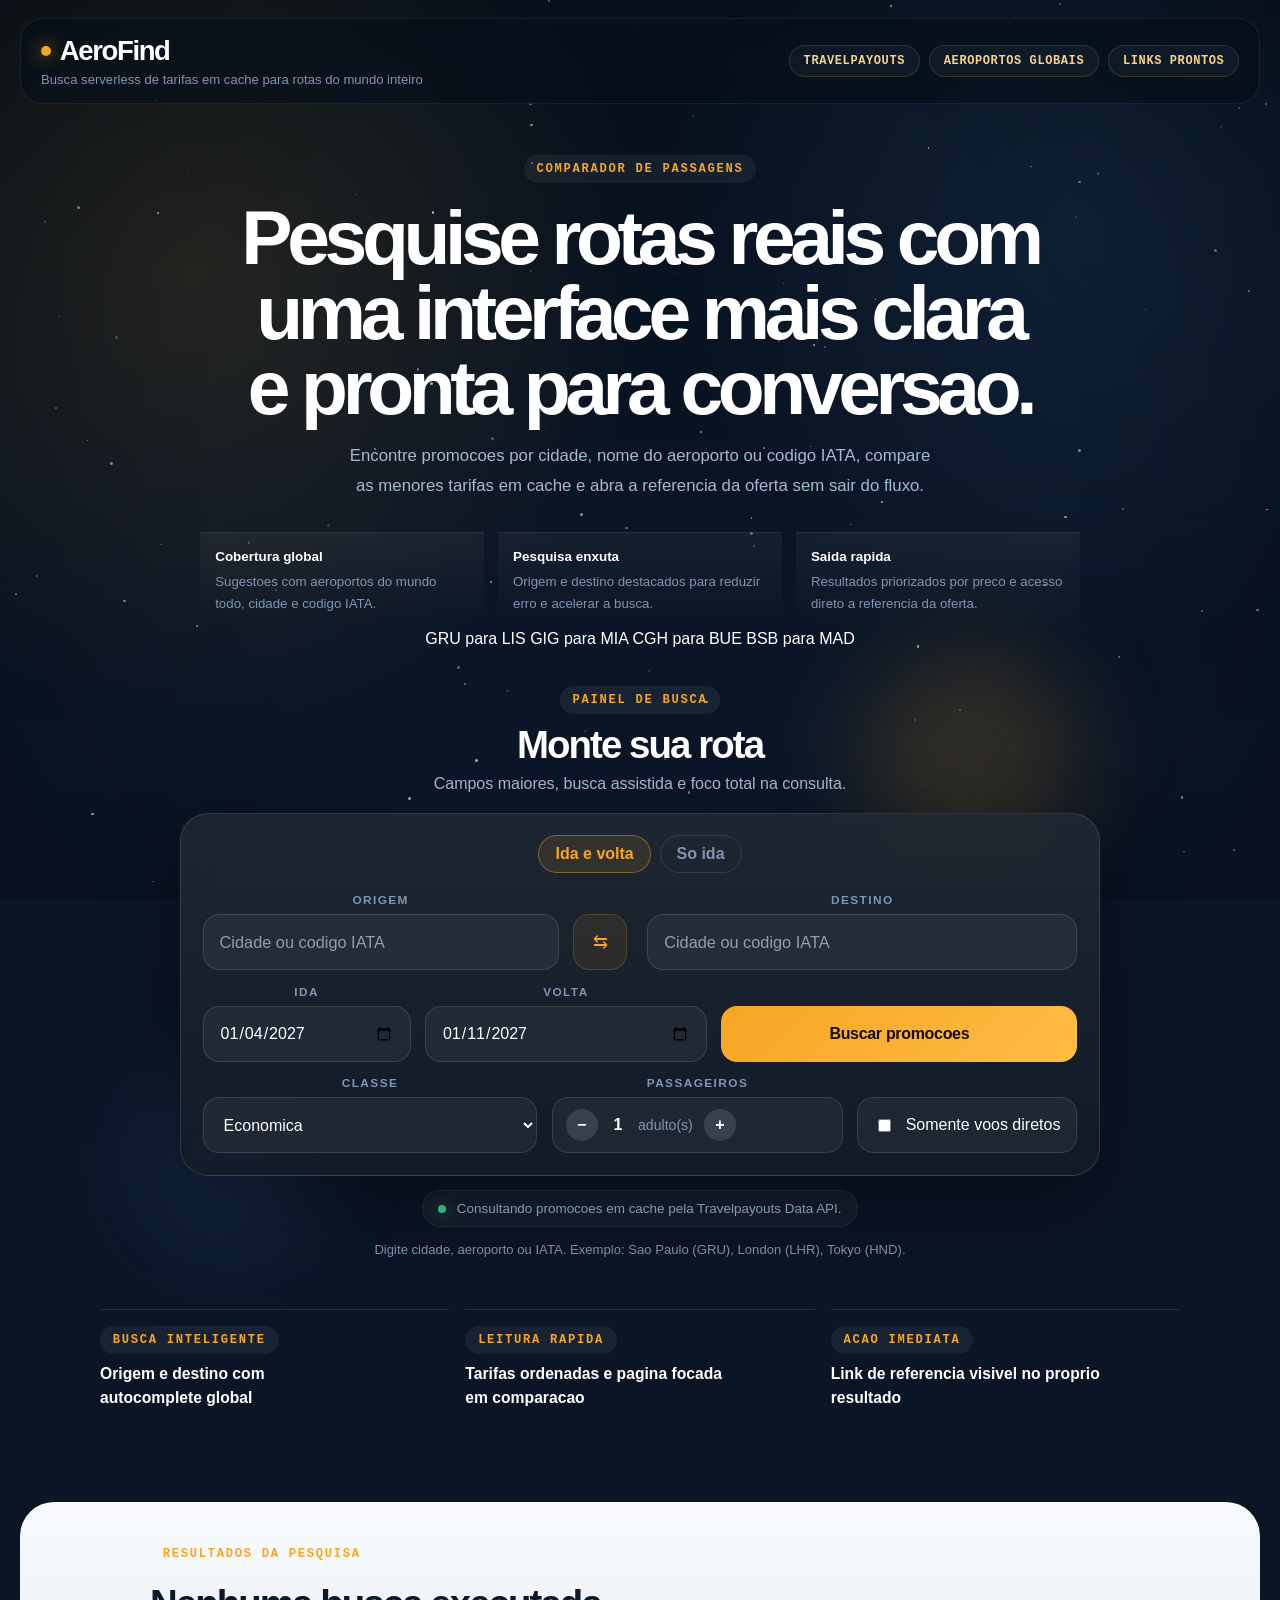
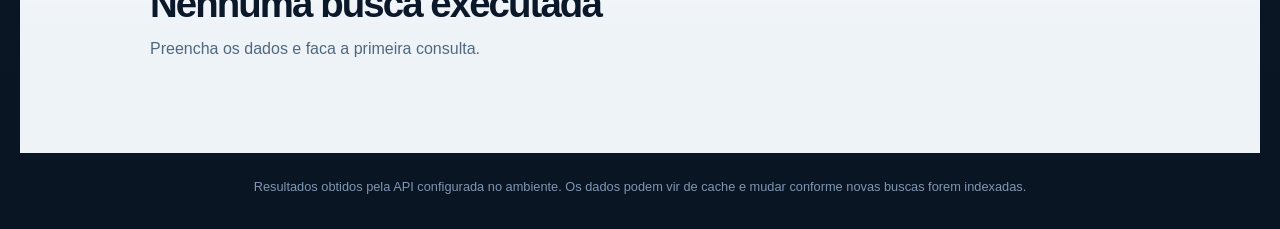
<file: passagens-aereas.html>
<!DOCTYPE html>
<html lang="pt-BR">
<head>
  <meta charset="UTF-8">
  <meta name="viewport" content="width=device-width, initial-scale=1.0">
  <title>AeroFind | Busca de promocoes de passagens</title>
  <link rel="icon" type="image/svg+xml" href="data:image/svg+xml,%3Csvg xmlns='http://www.w3.org/2000/svg' viewBox='0 0 64 64'%3E%3Crect width='64' height='64' rx='14' fill='%230A1628'/%3E%3Cpath d='M52 26v-4L32 10 12 22v4l20-5v10L24 34v4l8-2 8 2v-4l-8-3V21l20 5z' fill='%23F5A623'/%3E%3C/svg%3E">
  <link rel="preconnect" href="https://fonts.googleapis.com">
  <link rel="preconnect" href="https://fonts.gstatic.com" crossorigin>
  <link href="https://fonts.googleapis.com/css2?family=Syne:wght@500;700;800&family=Plus+Jakarta+Sans:wght@300;400;500;600;700&display=swap" rel="stylesheet">
  <link rel="stylesheet" href="styles.css">
  <script src="/app.js" defer></script>
</head>
<body>
  <div class="stars-bg" id="stars"></div>
  <div class="ambient-grid"></div>

  <header class="site-header">
    <div class="brand-block">
      <div class="logo"><span class="logo-dot"></span>AeroFind</div>
      <div class="brand-caption">Busca serverless de tarifas em cache para rotas do mundo inteiro</div>
    </div>

    <div class="header-pills">
      <span class="header-pill">Travelpayouts</span>
      <span class="header-pill">Aeroportos globais</span>
      <span class="header-pill">Links prontos</span>
    </div>
  </header>

  <main class="page-shell">
    <section class="hero-grid">
      <div class="hero-copy">
        <span class="hero-eyebrow">Comparador de passagens</span>
        <h1>Pesquise rotas reais com uma interface mais clara e pronta para conversao.</h1>
        <p>
          Encontre promocoes por cidade, nome do aeroporto ou codigo IATA, compare as menores tarifas
          em cache e abra a referencia da oferta sem sair do fluxo.
        </p>

        <div class="hero-points">
          <div class="hero-point">
            <span class="hero-point-title">Cobertura global</span>
            <span class="hero-point-text">Sugestoes com aeroportos do mundo todo, cidade e codigo IATA.</span>
          </div>
          <div class="hero-point">
            <span class="hero-point-title">Pesquisa enxuta</span>
            <span class="hero-point-text">Origem e destino destacados para reduzir erro e acelerar a busca.</span>
          </div>
          <div class="hero-point">
            <span class="hero-point-title">Saida rapida</span>
            <span class="hero-point-text">Resultados priorizados por preco e acesso direto a referencia da oferta.</span>
          </div>
        </div>

        <div class="hero-marquee" aria-label="Exemplos de rotas">
          <span>GRU para LIS</span>
          <span>GIG para MIA</span>
          <span>CGH para BUE</span>
          <span>BSB para MAD</span>
        </div>
      </div>

      <div class="hero-panel">
        <div class="panel-heading">
          <span class="panel-kicker">Painel de busca</span>
          <h2>Monte sua rota</h2>
          <p>Campos maiores, busca assistida e foco total na consulta.</p>
        </div>

        <section class="search-shell">
          <div class="search-card">
            <div class="trip-type" id="trip-type">
              <button class="trip-btn active" type="button" data-type="round-trip">Ida e volta</button>
              <button class="trip-btn" type="button" data-type="one-way">So ida</button>
            </div>

            <div class="fields-row">
              <div class="field-group route-field route-field-origin">
                <label for="origin">Origem</label>
                <input type="text" id="origin" placeholder="Cidade ou codigo IATA" autocomplete="off">
                <div class="autocomplete-list" id="ac-origin"></div>
              </div>

              <button class="swap-btn" type="button" id="swap-route" aria-label="Inverter origem e destino" title="Inverter origem e destino">
                &#8646;
              </button>

              <div class="field-group route-field route-field-destination">
                <label for="destination">Destino</label>
                <input type="text" id="destination" placeholder="Cidade ou codigo IATA" autocomplete="off">
                <div class="autocomplete-list" id="ac-destination"></div>
              </div>

              <div class="field-group departure-field">
                <label for="departure-date">Ida</label>
                <input type="date" id="departure-date">
              </div>

              <div class="field-group" id="return-group">
                <label for="return-date">Volta</label>
                <input type="date" id="return-date">
              </div>

              <button class="btn-search" type="button" id="search-button">Buscar promocoes</button>
            </div>

            <div class="row2">
              <div class="field-group">
                <label for="cabin">Classe</label>
                <select id="cabin">
                  <option value="ECONOMY">Economica</option>
                  <option value="PREMIUM_ECONOMY">Premium Economy</option>
                  <option value="BUSINESS">Executiva</option>
                  <option value="FIRST">Primeira Classe</option>
                </select>
              </div>

              <div class="field-group">
                <label>Passageiros</label>
                <div class="passengers-field">
                  <button class="pass-btn" type="button" id="pass-minus">&#8722;</button>
                  <span id="pass-count">1</span>
                  <span class="pass-label">adulto(s)</span>
                  <button class="pass-btn" type="button" id="pass-plus">+</button>
                </div>
              </div>

              <label class="toggle-box">
                <input type="checkbox" id="non-stop">
                <span>Somente voos diretos</span>
              </label>
            </div>
          </div>

          <div class="panel-footer">
            <div class="live-note">
              <span class="live-dot"></span>
              <span id="live-note-text">Consultando promocoes em cache pela Travelpayouts Data API.</span>
            </div>

            <div class="panel-helper">
              Digite cidade, aeroporto ou IATA. Exemplo: Sao Paulo (GRU), London (LHR), Tokyo (HND).
            </div>
          </div>
        </section>
      </div>
    </section>

    <section class="trust-strip" aria-label="Destaques da pagina">
      <div class="trust-item">
        <span class="trust-label">Busca inteligente</span>
        <strong>Origem e destino com autocomplete global</strong>
      </div>
      <div class="trust-item">
        <span class="trust-label">Leitura rapida</span>
        <strong>Tarifas ordenadas e pagina focada em comparacao</strong>
      </div>
      <div class="trust-item">
        <span class="trust-label">Acao imediata</span>
        <strong>Link de referencia visivel no proprio resultado</strong>
      </div>
    </section>

    <section class="feedback-shell">
      <div class="loading-state" id="loading">
        <div class="plane-loader">&#9992;</div>
        <div class="loading-text">Buscando promocoes disponiveis<span class="loading-dots"></span></div>
      </div>

      <div class="error-state" id="error-state"></div>
    </section>

    <section class="results-section" id="results-section">
      <div class="results-header">
        <div class="results-intro">
          <span class="results-kicker">Resultados da pesquisa</span>
          <div class="results-title" id="results-title">Nenhuma busca executada</div>
          <div class="results-subtitle" id="results-subtitle">Preencha os dados e faca a primeira consulta.</div>
        </div>
      </div>

      <div class="results-grid" id="results-grid"></div>

      <div class="empty-state" id="empty-state">
        <div class="empty-icon">&#128270;</div>
        <div class="empty-title">Nenhuma promocao encontrada</div>
        <p>Tente alterar datas, rota ou a opcao de voo direto para ampliar a busca.</p>
      </div>
    </section>
  </main>

  <footer class="site-footer">
    Resultados obtidos pela API configurada no ambiente. Os dados podem vir de cache e mudar conforme novas buscas forem indexadas.
  </footer>
</body>
</html>
</file>
<file: styles.css>
*,
*::before,
*::after {
  box-sizing: border-box;
}

:root {
  --sky-950: #07111d;
  --sky-900: #0a1628;
  --sky-850: #10213b;
  --sky-800: #142944;
  --surface: rgba(255, 255, 255, 0.05);
  --surface-strong: rgba(255, 255, 255, 0.08);
  --surface-border: rgba(255, 255, 255, 0.12);
  --surface-border-strong: rgba(245, 166, 35, 0.22);
  --accent: #f5a623;
  --accent-soft: rgba(245, 166, 35, 0.14);
  --accent-strong: #ffbc44;
  --text-main: #ffffff;
  --text-soft: #a5b9cf;
  --text-muted: #7f96b1;
  --result-bg: #eef3f8;
  --result-card: #ffffff;
  --result-border: #dbe6f0;
  --text-dark: #0b1829;
  --text-mid: #4f687f;
  --success: #1d9e6f;
  --warning: #c7861b;
  --shadow-hero: 0 30px 80px rgba(0, 0, 0, 0.36);
  --shadow-card: 0 18px 50px rgba(10, 22, 40, 0.08);
  --max-width: 1240px;
  --transition-speed: 0.35s;
  --transition-timing: cubic-bezier(0.4, 0, 0.2, 1);
}

html {
  scroll-behavior: smooth;
}

body {
  margin: 0;
  min-height: 100vh;
  background:
    radial-gradient(circle at 15% 15%, rgba(245, 166, 35, 0.12), transparent 24%),
    radial-gradient(circle at 85% 12%, rgba(88, 162, 255, 0.1), transparent 22%),
    linear-gradient(180deg, #06101b 0%, var(--sky-900) 40%, #0a1524 100%);
  color: var(--text-main);
  font-family: "Roboto", sans-serif;
  font-optical-sizing: auto;
  overflow-x: hidden;
}

body::before {
  content: "";
  position: fixed;
  inset: 0;
  background:
    radial-gradient(circle at center, transparent 0, transparent 56%, rgba(0, 0, 0, 0.18) 100%);
  pointer-events: none;
  z-index: 0;
}

button,
input,
select {
  font: inherit;
}

.stars-bg,
.ambient-grid {
  position: fixed;
  inset: 0;
  pointer-events: none;
  z-index: 0;
}

.ambient-grid {
  opacity: 0.32;
  background-image:
    linear-gradient(rgba(255, 255, 255, 0.035) 1px, transparent 1px),
    linear-gradient(90deg, rgba(255, 255, 255, 0.035) 1px, transparent 1px);
  background-size: 120px 120px;
  mask-image: linear-gradient(180deg, rgba(0, 0, 0, 0.9), transparent 88%);
}

.star {
  position: absolute;
  border-radius: 999px;
  background: rgba(255, 255, 255, 0.92);
  animation: twinkle var(--duration, 4s) ease-in-out infinite;
  opacity: var(--opacity, 0.3);
}

.site-header,
.page-shell,
.site-footer {
  position: relative;
  z-index: 1;
}

.site-header {
  width: min(calc(100% - 32px), var(--max-width));
  margin: 18px auto 0;
  display: flex;
  align-items: center;
  justify-content: space-between;
  gap: 1rem;
  padding: 1rem 1.25rem;
  border: 1px solid rgba(255, 255, 255, 0.08);
  border-radius: 22px;
  background: rgba(6, 16, 27, 0.62);
  backdrop-filter: blur(16px);
  animation: slideDown 0.6s var(--transition-timing);
}

.brand-block {
  display: flex;
  flex-direction: column;
  gap: 0.32rem;
}

.logo {
  display: flex;
  align-items: center;
  gap: 0.55rem;
  font-family: "Roboto", sans-serif;
  font-optical-sizing: auto;
  font-size: 1.72rem;
  font-weight: 800;
  letter-spacing: -0.05em;
}

.logo-dot {
  width: 10px;
  height: 10px;
  border-radius: 999px;
  background: var(--accent);
  box-shadow: 0 0 18px rgba(245, 166, 35, 0.86);
  animation: pulse 2s ease-in-out infinite;
}

.brand-caption {
  color: var(--text-muted);
  font-size: 0.82rem;
}

.header-pills {
  display: flex;
  flex-wrap: wrap;
  justify-content: flex-end;
  gap: 0.6rem;
}

.header-pill {
  display: inline-flex;
  align-items: center;
  font-family: "JetBrains Mono", monospace;
  font-optical-sizing: auto;
  padding: 0.5rem 0.85rem;
  border-radius: 999px;
  border: 1px solid rgba(245, 166, 35, 0.18);
  background: rgba(255, 255, 255, 0.04);
  color: #f8d18a;
  font-size: 0.75rem;
  font-weight: 700;
  letter-spacing: 0.05em;
  text-transform: uppercase;
  animation: fadeInUp 0.6s var(--transition-timing) forwards;
  opacity: 0;
}

.header-pill:nth-child(1) { animation-delay: 0.1s; }
.header-pill:nth-child(2) { animation-delay: 0.2s; }
.header-pill:nth-child(3) { animation-delay: 0.3s; }

.page-shell {
  width: min(calc(100% - 32px), var(--max-width));
  margin: 0 auto;
}

.hero-grid {
  display: grid;
  justify-items: center;
  gap: clamp(1.5rem, 3vw, 2.5rem);
  min-height: auto;
  padding: clamp(2rem, 4vw, 4rem) 0 2rem;
  text-align: center;
}

.hero-copy {
  display: grid;
  justify-items: center;
  max-width: 880px;
  animation: fadeInUp 0.8s var(--transition-timing);
}

.hero-eyebrow,
.panel-kicker,
.results-kicker,
.trust-label {
  display: inline-flex;
  align-items: center;
  font-family: "JetBrains Mono", monospace;
  font-optical-sizing: auto;
  width: fit-content;
  padding: 0.42rem 0.8rem;
  border-radius: 999px;
  background: rgba(255, 255, 255, 0.06);
  color: var(--accent);
  font-size: 0.76rem;
  font-weight: 800;
  letter-spacing: 0.14em;
  text-transform: uppercase;
}

.hero-copy h1 {
  margin: 1.05rem 0 1rem;
  font-family: "Roboto", sans-serif;
  font-optical-sizing: auto;
  max-width: 980px;
  font-size: clamp(2.8rem, 6vw, 5.1rem);
  line-height: 0.98;
  letter-spacing: -0.07em;
  text-wrap: balance;
}

.hero-copy p {
  max-width: 760px;
  margin: 0;
  color: var(--text-soft);
  font-size: 1.05rem;
  line-height: 1.75;
  text-wrap: balance;
}

.hero-points {
  display: grid;
  grid-template-columns: repeat(auto-fit, minmax(240px, 1fr));
  gap: 0.85rem;
  margin-top: 2rem;
  width: min(100%, 980px);
}

.hero-point {
  display: grid;
  gap: 0.45rem;
  padding: 1rem 0.95rem;
  border-top: 1px solid rgba(255, 255, 255, 0.12);
  background: linear-gradient(180deg, rgba(255, 255, 255, 0.05), transparent);
  text-align: left;
  transition: transform var(--transition-speed) var(--transition-timing), 
              background var(--transition-speed) var(--transition-timing);
}

.hero-point:hover {
  transform: translateY(-4px);
  background: linear-gradient(180deg, rgba(255, 255, 255, 0.08), rgba(255, 255, 255, 0.03));
}

.hero-point-title {
  color: var(--text-main);
  font-size: 0.84rem;
  font-weight: 700;
}

.hero-point-text {
  color: var(--text-muted);
  font-size: 0.83rem;
  line-height: 1.6;
}

.hero-panel {
  position: relative;
  width: min(100%, 920px);
  margin: 0 auto;
  animation: fadeInUp 1s var(--transition-timing);
}

.hero-panel::before,
.hero-panel::after {
  content: "";
  position: absolute;
  border-radius: 999px;
  filter: blur(48px);
  z-index: -1;
}

.hero-panel::before {
  width: 220px;
  height: 220px;
  top: -40px;
  right: 20px;
  background: rgba(245, 166, 35, 0.16);
}

.hero-panel::after {
  width: 180px;
  height: 180px;
  bottom: 10px;
  left: -40px;
  background: rgba(81, 154, 255, 0.12);
}

.panel-heading {
  margin-bottom: 1rem;
  text-align: center;
}

.panel-heading h2 {
  margin: 0.75rem 0 0.35rem;
  font-family: "Roboto", sans-serif;
  font-optical-sizing: auto;
  font-size: clamp(1.8rem, 3vw, 2.6rem);
  line-height: 1;
  letter-spacing: -0.05em;
}

.panel-heading p {
  margin: 0;
  color: var(--text-soft);
  line-height: 1.7;
}

.search-tabs {
  display: flex;
  gap: 0.5rem;
  margin-bottom: 1.2rem;
  border-bottom: 1px solid rgba(255, 255, 255, 0.08);
}

.tab-btn {
  display: flex;
  align-items: center;
  gap: 0.6rem;
  padding: 0.85rem 1.2rem;
  border: none;
  border-bottom: 3px solid transparent;
  background: transparent;
  color: var(--text-muted);
  cursor: pointer;
  font-weight: 600;
  font-size: 0.95rem;
  transition: all var(--transition-speed) var(--transition-timing);
  position: relative;
}

.tab-btn:hover {
  color: var(--text-main);
  background: rgba(255, 255, 255, 0.04);
}

.tab-btn.active {
  color: var(--accent);
  border-bottom-color: var(--accent);
}

.tab-icon {
  font-size: 1.2rem;
}

.search-shell {
  display: grid;
  gap: 0.9rem;
  justify-items: center;
}

.search-panel {
  display: none;
  width: 100%;
  animation: fadeIn 0.4s var(--transition-timing);
}

.search-panel.active {
  display: block;
}

.search-card {
  width: 100%;
  padding: 1.35rem;
  border: 1px solid var(--surface-border);
  border-radius: 28px;
  background:
    linear-gradient(180deg, rgba(255, 255, 255, 0.085), rgba(255, 255, 255, 0.04)),
    rgba(8, 17, 29, 0.84);
  box-shadow: var(--shadow-hero);
  backdrop-filter: blur(18px);
  transition: border-color var(--transition-speed) var(--transition-timing),
              background var(--transition-speed) var(--transition-timing);
}

.search-card:hover {
  border-color: rgba(245, 166, 35, 0.12);
}

.trip-type {
  display: inline-flex;
  gap: 0.55rem;
  margin-bottom: 1.25rem;
}

.trip-btn {
  padding: 0.55rem 1rem;
  border: 1px solid var(--surface-border);
  border-radius: 999px;
  background: transparent;
  color: var(--text-muted);
  cursor: pointer;
  transition: all var(--transition-speed) var(--transition-timing);
  font-weight: 600;
}

.trip-btn:hover {
  color: var(--accent);
  border-color: rgba(245, 166, 35, 0.45);
  background: rgba(245, 166, 35, 0.1);
  transform: translateY(-2px);
}

.trip-btn.active {
  color: var(--accent);
  border-color: rgba(245, 166, 35, 0.45);
  background: rgba(245, 166, 35, 0.1);
}

.fields-row,
.fields-row-hotels {
  display: grid;
  grid-template-columns: repeat(12, minmax(0, 1fr));
  gap: 0.9rem;
  align-items: end;
}

.fields-row-hotels {
  grid-template-columns: repeat(auto-fit, minmax(220px, 1fr));
  grid-template-rows: auto;
}

.route-field {
  min-width: 0;
}

.route-field-origin {
  grid-column: 1 / 6;
}

.route-field-destination {
  grid-column: 7 / 13;
}

.btn-search {
  grid-column: 8 / 13;
  grid-row: 2;
}

#search-hotels-button {
  grid-column: auto;
}

.row2 {
  display: grid;
  grid-template-columns: minmax(0, 1.15fr) minmax(0, 1fr) auto;
  gap: 0.9rem;
  margin-top: 0.9rem;
  align-items: end;
}

.row2-hotels {
  grid-template-columns: minmax(0, 1fr) minmax(0, 1fr) minmax(0, 1.15fr) auto;
}

.field-group {
  position: relative;
  display: flex;
  flex-direction: column;
  gap: 0.45rem;
}

.field-group label {
  color: var(--text-muted);
  font-size: 0.74rem;
  font-weight: 800;
  letter-spacing: 0.12em;
  text-transform: uppercase;
}

.field-group input,
.field-group select {
  width: 100%;
  min-height: 56px;
  padding: 0.95rem 1rem;
  border: 1px solid var(--surface-border);
  border-radius: 16px;
  background: var(--surface);
  color: var(--text-main);
  outline: none;
  transition: all var(--transition-speed) var(--transition-timing);
  font-size: 1rem;
}

.field-group input::placeholder {
  color: rgba(165, 185, 207, 0.82);
}

.field-group input:focus,
.field-group select:focus {
  border-color: rgba(245, 166, 35, 0.45);
  background: var(--surface-strong);
  transform: translateY(-2px);
  box-shadow: 0 8px 24px rgba(245, 166, 35, 0.1);
}

.field-group select option {
  color: var(--text-main);
  background: var(--sky-850);
}

.route-field input {
  font-size: 1.02rem;
  padding-right: 1rem;
}

.route-field .autocomplete-list {
  min-width: 100%;
}

.departure-field {
  grid-column: 1 / 4;
  grid-row: 2;
}

#return-group {
  grid-column: 4 / 8;
  grid-row: 2;
}

.swap-btn {
  grid-column: 6 / 7;
  grid-row: 1;
  align-self: end;
  display: grid;
  place-items: center;
  width: 54px;
  height: 56px;
  border: 1px solid var(--surface-border-strong);
  border-radius: 16px;
  background: rgba(245, 166, 35, 0.08);
  color: var(--accent);
  font-size: 1.15rem;
  cursor: pointer;
  transition: all var(--transition-speed) var(--transition-timing);
}

.swap-btn:hover {
  transform: translateY(-2px) rotate(180deg);
  border-color: rgba(245, 166, 35, 0.46);
  background: rgba(245, 166, 35, 0.14);
}

.btn-search {
  min-height: 56px;
  padding: 0.95rem 1.4rem;
  border: none;
  border-radius: 16px;
  background: linear-gradient(135deg, var(--accent), var(--accent-strong));
  color: #150900;
  font-family: "Roboto", sans-serif;
  font-optical-sizing: auto;
  font-size: 1rem;
  font-weight: 800;
  letter-spacing: -0.02em;
  cursor: pointer;
  transition: all var(--transition-speed) var(--transition-timing);
}

.btn-search:hover:not(:disabled) {
  transform: translateY(-3px);
  box-shadow: 0 16px 30px rgba(245, 166, 35, 0.25);
  filter: saturate(1.08);
}

.btn-search:active:not(:disabled) {
  transform: translateY(-1px);
}

.btn-search:disabled {
  opacity: 0.65;
  cursor: not-allowed;
  transform: none;
}

.passengers-field,
.toggle-box {
  min-height: 56px;
  border: 1px solid var(--surface-border);
  border-radius: 16px;
  background: var(--surface);
  transition: all var(--transition-speed) var(--transition-timing);
}

.passengers-field:focus-within,
.toggle-box:focus-within {
  border-color: rgba(245, 166, 35, 0.3);
  background: var(--surface-strong);
}

.passengers-field {
  display: flex;
  align-items: center;
  gap: 0.7rem;
  padding: 0.45rem 0.8rem;
}

.pass-btn {
  width: 32px;
  height: 32px;
  border: none;
  border-radius: 999px;
  background: rgba(255, 255, 255, 0.12);
  color: var(--text-main);
  cursor: pointer;
  transition: all 0.2s ease;
  font-weight: 600;
}

.pass-btn:hover {
  background: rgba(245, 166, 35, 0.22);
  transform: scale(1.1);
}

.pass-btn:active {
  transform: scale(0.95);
}

#pass-count,
#hotel-guests-count {
  min-width: 18px;
  text-align: center;
  font-weight: 700;
}

.pass-label {
  color: var(--text-muted);
  font-size: 0.88rem;
}

.toggle-box {
  display: flex;
  align-items: center;
  gap: 0.7rem;
  padding: 0.9rem 1rem;
  color: var(--text-main);
  white-space: nowrap;
  cursor: pointer;
}

.toggle-box input {
  accent-color: var(--accent);
  cursor: pointer;
  transition: transform 0.2s ease;
}

.toggle-box input:checked {
  transform: scale(1.15);
}

.panel-footer {
  display: grid;
  gap: 0.75rem;
  justify-items: center;
  text-align: center;
}

.live-note {
  display: inline-flex;
  align-items: center;
  gap: 0.65rem;
  width: fit-content;
  padding: 0.62rem 0.95rem;
  border: 1px solid rgba(255, 255, 255, 0.08);
  border-radius: 999px;
  background: rgba(255, 255, 255, 0.04);
  color: var(--text-soft);
  font-size: 0.84rem;
  animation: slideUp 0.6s var(--transition-timing);
}

.live-dot {
  width: 8px;
  height: 8px;
  border-radius: 999px;
  background: #42d392;
  box-shadow: 0 0 16px rgba(66, 211, 146, 0.7);
  animation: pulse 2s ease-in-out infinite;
}

.panel-helper {
  color: var(--text-muted);
  font-size: 0.82rem;
  line-height: 1.7;
}

.autocomplete-list {
  position: absolute;
  top: calc(100% + 8px);
  left: 0;
  right: 0;
  max-height: 320px;
  display: none;
  overflow-y: auto;
  border: 1px solid rgba(245, 166, 35, 0.26);
  border-radius: 18px;
  background: rgba(10, 22, 40, 0.96);
  box-shadow: 0 18px 44px rgba(0, 0, 0, 0.42);
  z-index: 20;
  animation: slideDown 0.3s var(--transition-timing);
}

.autocomplete-list.open {
  display: block;
}

.ac-group {
  position: sticky;
  top: 0;
  z-index: 1;
  padding: 0.5rem 1rem;
  border-bottom: 1px solid rgba(255, 255, 255, 0.06);
  background: rgba(7, 18, 34, 0.96);
  color: var(--accent);
  font-size: 0.67rem;
  font-weight: 800;
  letter-spacing: 0.12em;
  text-transform: uppercase;
  backdrop-filter: blur(8px);
}

.ac-item {
  display: grid;
  grid-template-columns: minmax(0, 1fr) auto auto;
  align-items: center;
  gap: 0.8rem;
  padding: 0.78rem 1rem;
  border-bottom: 1px solid rgba(255, 255, 255, 0.04);
  cursor: pointer;
  transition: background var(--transition-speed) var(--transition-timing);
}

.ac-item:last-child {
  border-bottom: none;
}

.ac-item:hover,
.ac-item.highlighted {
  background: rgba(245, 166, 35, 0.12);
}

.ac-city {
  color: var(--text-main);
  font-size: 0.94rem;
  font-weight: 700;
}

.ac-country {
  margin-top: 0.18rem;
  color: var(--text-muted);
  font-size: 0.74rem;
}

.ac-type {
  justify-self: end;
  padding: 0.28rem 0.55rem;
  border-radius: 999px;
  background: rgba(255, 255, 255, 0.07);
  color: #c2d0dd;
  font-size: 0.65rem;
  font-weight: 700;
  letter-spacing: 0.04em;
  text-transform: uppercase;
}

.ac-iata {
  color: var(--accent);
  font-family: "JetBrains Mono", monospace;
  font-optical-sizing: auto;
  font-size: 0.92rem;
  font-weight: 800;
  letter-spacing: 0.06em;
}

.ac-match {
  padding: 0;
  background: transparent;
  color: #ffe2aa;
}

.trust-strip {
  display: grid;
  grid-template-columns: repeat(auto-fit, minmax(260px, 1fr));
  gap: 1rem;
  margin: 1rem 0 0;
  padding-bottom: 1.4rem;
  width: min(100%, 1080px);
  margin-left: auto;
  margin-right: auto;
}

.trust-item {
  display: grid;
  gap: 0.5rem;
  padding: 1rem 0;
  border-top: 1px solid rgba(255, 255, 255, 0.12);
  transition: transform var(--transition-speed) var(--transition-timing);
}

.trust-item:hover {
  transform: translateX(4px);
}

.trust-item strong {
  max-width: 270px;
  font-size: 0.98rem;
  font-weight: 600;
  line-height: 1.55;
}

.feedback-shell {
  max-width: 880px;
  margin: 0 auto;
  padding: 1.2rem 0 0;
}

.loading-state,
.error-state {
  display: none;
}

.loading-state.visible {
  display: block;
  padding: 1rem 0;
  text-align: center;
  animation: fadeIn 0.4s var(--transition-timing);
}

.plane-loader {
  display: inline-block;
  font-size: 2.4rem;
  animation: fly 1.5s ease-in-out infinite;
}

.loading-text {
  margin-top: 0.65rem;
  color: var(--text-soft);
  animation: pulse 1.4s ease-in-out infinite;
}

.loading-dots::after {
  content: "";
  animation: dots 1.4s infinite;
}

.error-state.visible {
  display: block;
  padding: 1rem 1.05rem;
  border: 1px solid rgba(185, 58, 50, 0.34);
  border-radius: 16px;
  background: rgba(185, 58, 50, 0.12);
  color: #ffd9d5;
  animation: slideDown 0.4s var(--transition-timing);
}

.results-section {
  margin-top: 2.1rem;
  padding: 2.4rem clamp(1rem, 2vw, 2rem) 4rem;
  border-radius: 34px 34px 0 0;
  background:
    linear-gradient(180deg, rgba(255, 255, 255, 0.6), rgba(255, 255, 255, 0) 130px),
    var(--result-bg);
  animation: slideUp 0.6s var(--transition-timing);
}

.results-header,
.results-grid,
.empty-state {
  width: min(100%, 980px);
  margin-left: auto;
  margin-right: auto;
}

.results-header {
  display: flex;
  align-items: end;
  justify-content: space-between;
  gap: 1rem;
}

.results-intro {
  max-width: 760px;
}

.results-title {
  margin-top: 0.9rem;
  color: var(--text-dark);
  font-family: "Roboto", sans-serif;
  font-optical-sizing: auto;
  font-size: clamp(1.8rem, 3vw, 2.5rem);
  font-weight: 800;
  letter-spacing: -0.05em;
}

.results-subtitle {
  margin-top: 0.55rem;
  color: var(--text-mid);
  line-height: 1.8;
}

.results-grid {
  display: grid;
  gap: 1rem;
  margin-top: 1.6rem;
}

.result-card {
  display: grid;
  grid-template-columns: 72px minmax(0, 1fr) auto;
  gap: 1.2rem;
  align-items: center;
  padding: 1.25rem 1.35rem;
  border: 1px solid var(--result-border);
  border-radius: 22px;
  background: var(--result-card);
  box-shadow: var(--shadow-card);
  transition: all var(--transition-speed) var(--transition-timing);
  animation: fadeInUp 0.5s var(--transition-timing);
}

.result-card:hover {
  transform: translateY(-4px);
  box-shadow: 0 24px 60px rgba(10, 22, 40, 0.15);
  border-color: rgba(245, 166, 35, 0.2);
}

.airline-badge {
  display: grid;
  place-items: center;
  width: 62px;
  height: 62px;
  border-radius: 18px;
  background: linear-gradient(135deg, #11315a, #183e71);
  color: var(--text-main);
  font-family: "JetBrains Mono", monospace;
  font-optical-sizing: auto;
  font-size: 1rem;
  font-weight: 800;
}

.flight-main {
  display: grid;
  gap: 0.85rem;
}

.flight-head {
  display: flex;
  flex-wrap: wrap;
  align-items: center;
  gap: 0.75rem;
}

.airline-name {
  color: var(--text-dark);
  font-family: "Roboto", sans-serif;
  font-optical-sizing: auto;
  font-size: 1rem;
  font-weight: 700;
}

.promo-chip,
.meta-chip {
  display: inline-flex;
  align-items: center;
  padding: 0.3rem 0.62rem;
  border-radius: 999px;
  font-size: 0.72rem;
  font-weight: 700;
  animation: slideDown 0.4s var(--transition-timing);
}

.promo-chip {
  background: #e1f4ea;
  color: #126b3a;
}

.meta-chip {
  background: #edf3f8;
  color: #47647c;
}

.itinerary-line {
  display: grid;
  grid-template-columns: auto minmax(0, 1fr) auto;
  gap: 1rem;
  align-items: center;
}

.time-block {
  min-width: 100px;
  text-align: center;
}

.time-big {
  color: var(--text-dark);
  font-family: "Roboto", sans-serif;
  font-optical-sizing: auto;
  font-size: 1.52rem;
  font-weight: 800;
  line-height: 1.05;
}

.time-city {
  margin-top: 0.35rem;
  color: #7b97b0;
  font-size: 0.68rem;
  font-weight: 800;
  letter-spacing: 0.12em;
  text-transform: uppercase;
}

.path-block {
  display: grid;
  gap: 0.26rem;
  justify-items: center;
}

.path-duration {
  color: #69839a;
  font-size: 0.76rem;
  font-weight: 800;
}

.path-line {
  display: flex;
  align-items: center;
  gap: 0.45rem;
  width: 100%;
}

.path-line::before,
.path-line::after {
  content: "";
  flex: 1;
  height: 2px;
  background: #d7e2ec;
}

.path-plane {
  color: #708aa2;
  font-size: 0.95rem;
  font-weight: 700;
}

.path-stops {
  font-size: 0.72rem;
  font-weight: 800;
}

.path-stops.direct {
  color: var(--success);
}

.path-stops.connection {
  color: var(--warning);
}

.return-line {
  color: var(--text-mid);
  font-size: 0.82rem;
}

.return-line strong {
  color: var(--text-dark);
}

.price-block {
  min-width: 190px;
  text-align: right;
}

.price-label {
  color: #8fa5b9;
  font-size: 0.7rem;
  font-weight: 800;
  letter-spacing: 0.11em;
  text-transform: uppercase;
}

.price-value {
  margin-top: 0.28rem;
  color: var(--text-dark);
  font-family: "Roboto", sans-serif;
  font-optical-sizing: auto;
  font-size: 2rem;
  font-weight: 800;
  letter-spacing: -0.06em;
}

.price-value.hotel-action {
  font-size: 1.35rem;
  letter-spacing: -0.03em;
}

.price-caption {
  margin-top: 0.22rem;
  color: var(--text-mid);
  font-size: 0.8rem;
}

.cta-link {
  display: inline-flex;
  align-items: center;
  justify-content: center;
  min-height: 44px;
  margin-top: 0.75rem;
  padding: 0.6rem 0.95rem;
  border-radius: 12px;
  background: linear-gradient(135deg, var(--accent), var(--accent-strong));
  color: #180900;
  font-size: 0.82rem;
  font-weight: 800;
  text-decoration: none;
  transition: all var(--transition-speed) var(--transition-timing);
}

.cta-link:hover {
  transform: translateY(-2px);
  box-shadow: 0 8px 16px rgba(245, 166, 35, 0.2);
  filter: saturate(1.08);
}

.cta-link:active {
  transform: translateY(0);
}

.empty-state {
  display: none;
  padding: 3.2rem 1rem 1rem;
  text-align: center;
  color: var(--text-mid);
  animation: fadeIn 0.4s var(--transition-timing);
}

.empty-state.visible {
  display: block;
}

.empty-icon {
  font-size: 2.5rem;
  animation: bounce 2s ease-in-out infinite;
}

.empty-title {
  margin-top: 0.85rem;
  color: var(--text-dark);
  font-size: 1rem;
  font-weight: 800;
}

.site-footer {
  width: min(calc(100% - 32px), var(--max-width));
  margin: 0 auto;
  padding: 1.6rem 0 2.2rem;
  color: var(--text-muted);
  font-size: 0.8rem;
  text-align: center;
}

@keyframes slideDown {
  from {
    opacity: 0;
    transform: translateY(-20px);
  }
  to {
    opacity: 1;
    transform: translateY(0);
  }
}

@keyframes slideUp {
  from {
    opacity: 0;
    transform: translateY(20px);
  }
  to {
    opacity: 1;
    transform: translateY(0);
  }
}

@keyframes fadeIn {
  from {
    opacity: 0;
  }
  to {
    opacity: 1;
  }
}

@keyframes fadeInUp {
  from {
    opacity: 0;
    transform: translateY(16px);
  }
  to {
    opacity: 1;
    transform: translateY(0);
  }
}

@keyframes fly {
  0% {
    transform: translateX(-18px) rotate(-4deg);
  }
  50% {
    transform: translateX(18px) rotate(4deg);
  }
  100% {
    transform: translateX(-18px) rotate(-4deg);
  }
}

@keyframes dots {
  0% { content: ""; }
  33% { content: "."; }
  66% { content: ".."; }
  100% { content: "..."; }
}

@keyframes twinkle {
  0%, 100% {
    opacity: var(--opacity, 0.3);
  }
  50% {
    opacity: calc(var(--opacity, 0.3) * 0.3);
  }
}

@keyframes pulse {
  0%, 100% {
    opacity: 1;
  }
  50% {
    opacity: 0.6;
  }
}

@keyframes bounce {
  0%, 100% {
    transform: translateY(0);
  }
  50% {
    transform: translateY(-12px);
  }
}

@media (max-width: 1120px) {
  .hero-grid {
    min-height: auto;
    padding-top: 2.4rem;
  }

  .hero-copy {
    max-width: 760px;
  }

  .hero-points {
    grid-template-columns: 1fr;
  }
}

@media (max-width: 920px) {
  .site-header,
  .page-shell,
  .site-footer {
    width: min(calc(100% - 24px), var(--max-width));
  }

  .site-header {
    padding: 0.95rem 1rem;
    flex-direction: column;
    gap: 0.8rem;
  }

  .brand-block {
    width: 100%;
  }

  .header-pills {
    display: none;
  }

  .fields-row {
    grid-template-columns: 1fr;
  }

  .route-field-origin,
  .route-field-destination,
  .departure-field,
  #return-group,
  .btn-search {
    grid-column: auto;
    grid-row: auto;
  }

  .swap-btn {
    grid-column: auto;
    grid-row: auto;
    width: 100%;
    height: auto;
    padding: 0.95rem 1.4rem;
  }

  .row2 {
    grid-template-columns: 1fr;
  }

  .toggle-box {
    white-space: normal;
  }

  .trust-strip {
    grid-template-columns: 1fr;
  }

  .result-card {
    grid-template-columns: 1fr;
  }

  .price-block {
    min-width: 0;
    text-align: left;
  }
}

@media (max-width: 768px) {
  .search-card {
    padding: 1rem;
    border-radius: 20px;
  }

  .trip-type {
    display: grid;
    grid-template-columns: 1fr 1fr;
    width: 100%;
  }

  .fields-row {
    grid-template-columns: 1fr;
  }

  .fields-row-hotels {
    grid-template-columns: 1fr;
  }

  .swap-btn,
  .btn-search {
    grid-column: auto;
    width: 100%;
  }

  #search-hotels-button {
    width: 100%;
  }

  .ac-item {
    grid-template-columns: 1fr auto;
  }

  .ac-type {
    display: none;
  }

  .results-section {
    padding-left: 0.95rem;
    padding-right: 0.95rem;
    margin-top: 1.5rem;
  }

  .itinerary-line {
    grid-template-columns: 1fr;
    justify-items: start;
  }

  .time-block,
  .path-block {
    text-align: left;
    justify-items: start;
  }

  .path-line {
    width: 100%;
  }

  .result-card {
    padding: 1rem;
    gap: 0.8rem;
  }

  .price-value {
    font-size: 1.6rem;
  }
}

@media (max-width: 640px) {
  .site-header,
  .page-shell,
  .site-footer {
    width: min(calc(100% - 18px), var(--max-width));
  }

  .brand-caption {
    max-width: 220px;
    font-size: 0.75rem;
  }

  .hero-grid {
    gap: 1.2rem;
    padding-top: 1.5rem;
  }

  .hero-copy h1 {
    font-size: clamp(2rem, 10vw, 2.8rem);
  }

  .hero-copy p {
    font-size: 0.95rem;
  }

  .search-tabs {
    gap: 0.3rem;
    margin-bottom: 1rem;
  }

  .tab-btn {
    padding: 0.7rem 0.9rem;
    font-size: 0.85rem;
    flex: 1;
    justify-content: center;
  }

  .tab-label {
    display: none;
  }

  .tab-btn.active .tab-label,
  .tab-btn:hover .tab-label {
    display: inline;
  }

  .search-card {
    padding: 0.9rem;
    border-radius: 18px;
  }

  .panel-heading h2 {
    font-size: clamp(1.4rem, 6vw, 1.8rem);
  }

  .trip-type {
    margin-bottom: 1rem;
  }

  .field-group input,
  .field-group select {
    min-height: 50px;
    font-size: 16px;
  }

  .pass-btn {
    width: 28px;
    height: 28px;
    font-size: 0.85rem;
  }

  .btn-search {
    padding: 0.85rem 1.2rem;
    font-size: 0.95rem;
  }

  .airline-badge {
    width: 56px;
    height: 56px;
    font-size: 0.9rem;
  }

  .time-big {
    font-size: 1.2rem;
  }

  .price-value {
    font-size: 1.4rem;
  }

  .cta-link {
    min-height: 40px;
    font-size: 0.75rem;
  }
}
</file>
